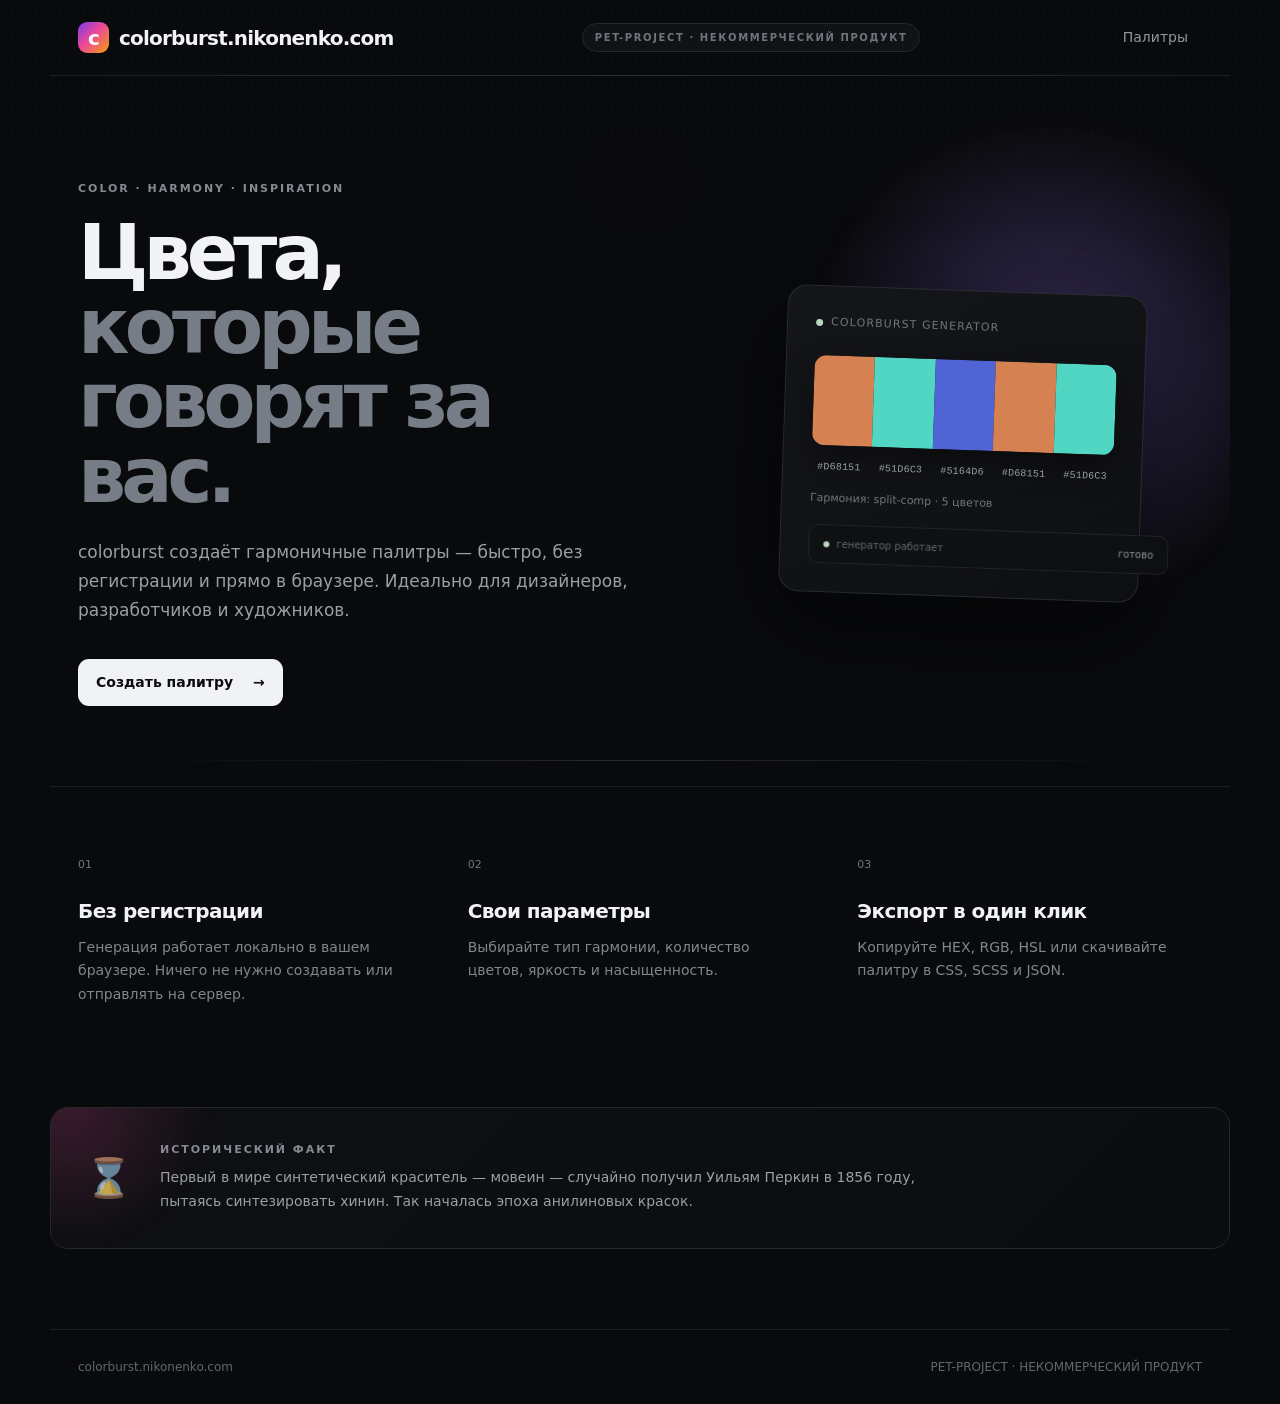
<file: index.html>
<!doctype html>
<html lang="ru">
<head>
  <meta charset="utf-8">
  <meta name="viewport" content="width=device-width, initial-scale=1">
  <meta name="description" content="colorburst — генератор цветовых палитр и гармоний">
  <title>colorburst — генератор цветовых палитр</title>
  <link rel="stylesheet" href="css/style.css">
</head>
<body>
<header class="site-header">
  <a class="logo" href="index.html"><span class="logo-mark">c</span>colorburst.nikonenko.com</a>
  <div class="pet-badge">PET-PROJECT · НЕКОММЕРЧЕСКИЙ ПРОДУКТ</div>
  <nav>
    <a href="palette.html">Палитры</a>
  </nav>
</header>

<main class="hero">
  <div class="hero-glow"></div>
  <div class="hero-content">
    <p class="eyebrow">color · harmony · inspiration</p>
    <h1>Цвета,<br><span>которые говорят за вас.</span></h1>
    <p class="hero-text">colorburst создаёт гармоничные палитры — быстро, без регистрации и прямо в браузере. Идеально для дизайнеров, разработчиков и художников.</p>
    <div class="hero-actions">
      <a class="btn btn-primary" href="palette.html">Создать палитру <span>→</span></a>
    </div>
  </div>
  <div class="hero-card">
    <div class="mini-card">
      <div class="mini-top"><span class="dot green"></span><span>colorburst generator</span></div>
      <div class="palette-strip" id="livePalette">
        <span style="background:#7c3aed"></span>
        <span style="background:#ec4899"></span>
        <span style="background:#f59e0b"></span>
        <span style="background:#10b981"></span>
        <span style="background:#06b6d4"></span>
      </div>
      <div class="hex-row" id="liveHexes">
        <span>#7C3AED</span><span>#EC4899</span><span>#F59E0B</span><span>#10B981</span><span>#06B6D4</span>
      </div>
      <small id="liveMeta">Гармония: analogous · 5 цветов</small>
      <div class="live-status"><span class="live-dot"></span><span>генератор работает</span><b id="liveStatus">создаём палитру…</b></div>
    </div>
  </div>
</main>

<section class="features">
  <article><div class="feature-icon">01</div><h2>Без регистрации</h2><p>Генерация работает локально в вашем браузере. Ничего не нужно создавать или отправлять на сервер.</p></article>
  <article><div class="feature-icon">02</div><h2>Свои параметры</h2><p>Выбирайте тип гармонии, количество цветов, яркость и насыщенность.</p></article>
  <article><div class="feature-icon">03</div><h2>Экспорт в один клик</h2><p>Копируйте HEX, RGB, HSL или скачивайте палитру в CSS, SCSS и JSON.</p></article>
</section>

<section class="history-card">
  <div class="history-icon">⌛</div>
  <div class="history-body">
    <p class="eyebrow">исторический факт</p>
    <p id="historyFact">Первый в мире синтетический краситель — мовеин — случайно получил Уильям Перкин в 1856 году, пытаясь синтезировать хинин. Так началась эпоха анилиновых красок.</p>
  </div>
</section>

<footer><span>colorburst.nikonenko.com</span><span>PET-PROJECT · НЕКОММЕРЧЕСКИЙ ПРОДУКТ</span></footer>
<script src="js/home.js"></script>
</body>
</html>
</file>
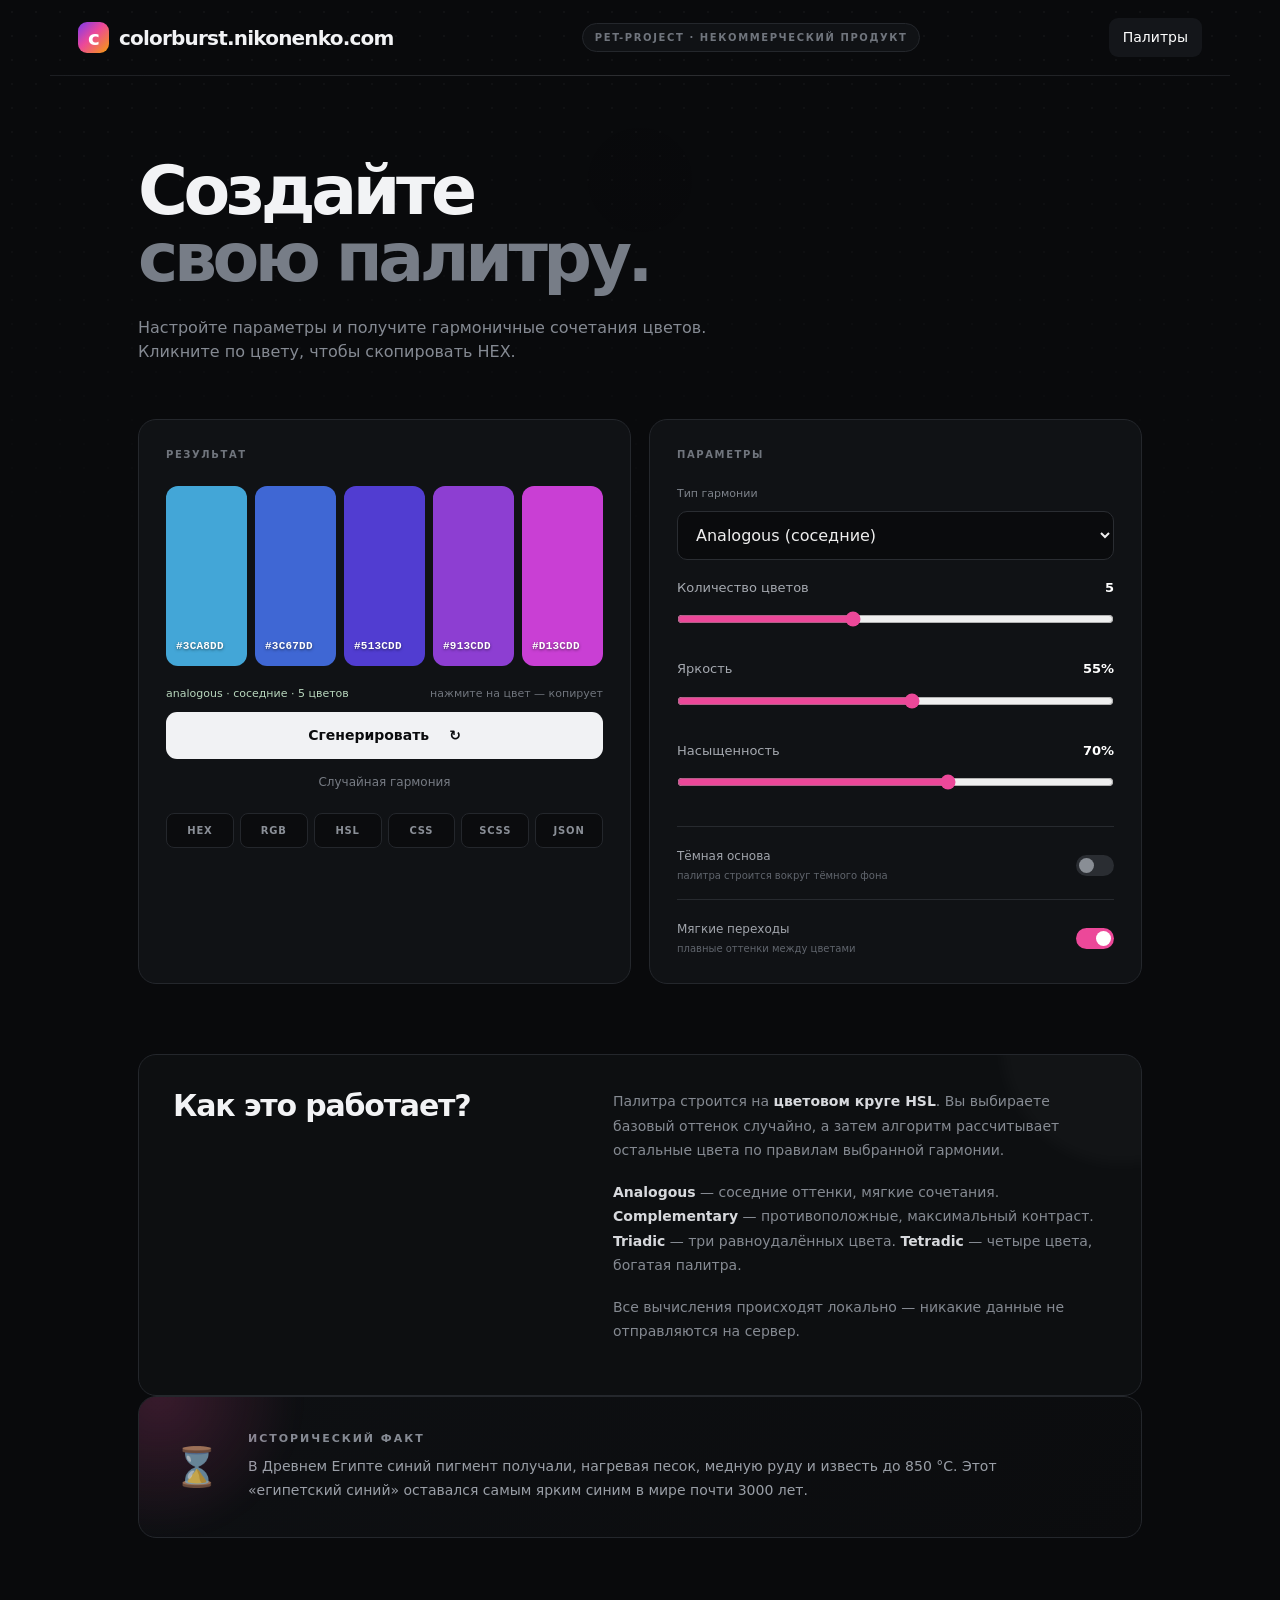
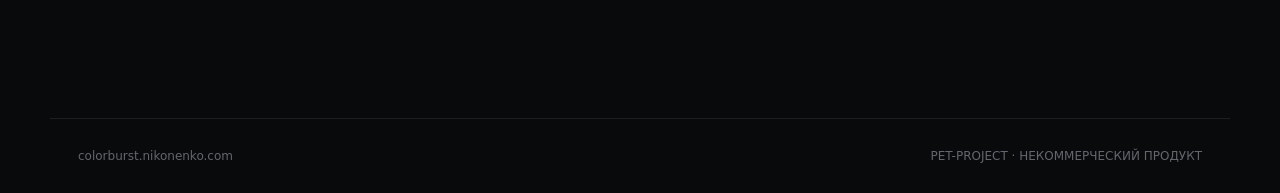
<file: palette.html>
<!doctype html>
<html lang="ru">
<head>
  <meta charset="utf-8">
  <meta name="viewport" content="width=device-width, initial-scale=1">
  <meta name="description" content="Генератор цветовых палитр colorburst">
  <title>Генератор палитр — colorburst</title>
  <link rel="stylesheet" href="css/style.css">
</head>
<body>
<header class="site-header">
  <a class="logo" href="index.html"><span class="logo-mark">c</span>colorburst.nikonenko.com</a>
  <div class="pet-badge">PET-PROJECT · НЕКОММЕРЧЕСКИЙ ПРОДУКТ</div>
  <nav>
    <a href="palette.html" class="active">Палитры</a>
  </nav>
</header>

<main class="tool-page">
  <div class="page-heading">
    <h1>Создайте<br><span>свою палитру.</span></h1>
    <p>Настройте параметры и получите гармоничные сочетания цветов. Кликните по цвету, чтобы скопировать HEX.</p>
  </div>

  <div class="generator-grid">
    <section class="panel">
      <div class="panel-label">результат</div>
      <div class="palette-result" id="paletteResult"></div>
      <div class="result-meta">
        <span id="paletteMeta">analogous · 5 цветов</span>
        <span>нажмите на цвет — копирует</span>
      </div>
      <button class="btn btn-primary full" id="generateBtn">Сгенерировать <span>↻</span></button>
      <button class="ghost-button" id="randomBtn">Случайная гармония</button>
      <div class="export-row">
        <button class="export-btn" data-format="hex">HEX</button>
        <button class="export-btn" data-format="rgb">RGB</button>
        <button class="export-btn" data-format="hsl">HSL</button>
        <button class="export-btn" data-format="css">CSS</button>
        <button class="export-btn" data-format="scss">SCSS</button>
        <button class="export-btn" data-format="json">JSON</button>
      </div>
    </section>

    <section class="panel options">
      <div class="panel-label">параметры</div>

      <label class="field">
        <span>Тип гармонии</span>
        <select id="harmony">
          <option value="analogous">Analogous (соседние)</option>
          <option value="complementary">Complementary (контраст)</option>
          <option value="triadic">Triadic (триада)</option>
          <option value="tetradic">Tetradic (четыре)</option>
          <option value="split">Split-Complementary</option>
          <option value="monochromatic">Monochromatic (один тон)</option>
        </select>
      </label>

      <div class="range-label"><span>Количество цветов</span><strong id="countValue">5</strong></div>
      <input type="range" id="count" min="3" max="8" value="5">

      <div class="range-label"><span>Яркость</span><strong id="lightValue">55%</strong></div>
      <input type="range" id="light" min="20" max="85" value="55">

      <div class="range-label"><span>Насыщенность</span><strong id="satValue">70%</strong></div>
      <input type="range" id="sat" min="20" max="100" value="70">

      <div class="switch-row">
        <div>Тёмная основа<small>палитра строится вокруг тёмного фона</small></div>
        <label><input type="checkbox" id="darkMode"><i></i></label>
      </div>

      <div class="switch-row">
        <div>Мягкие переходы<small>плавные оттенки между цветами</small></div>
        <label><input type="checkbox" id="soft" checked><i></i></label>
      </div>
    </section>
  </div>

  <section class="info-card">
    <h2>Как это работает?</h2>
    <div class="info-copy">
      <p>Палитра строится на <strong>цветовом круге HSL</strong>. Вы выбираете базовый оттенок случайно, а затем алгоритм рассчитывает остальные цвета по правилам выбранной гармонии.</p>
      <p><strong>Analogous</strong> — соседние оттенки, мягкие сочетания. <strong>Complementary</strong> — противоположные, максимальный контраст. <strong>Triadic</strong> — три равноудалённых цвета. <strong>Tetradic</strong> — четыре цвета, богатая палитра.</p>
      <p>Все вычисления происходят локально — никакие данные не отправляются на сервер.</p>
    </div>
  </section>

  <section class="history-card">
    <div class="history-icon">⌛</div>
    <div class="history-body">
      <p class="eyebrow">исторический факт</p>
      <p id="historyFact">В Древнем Египте синий пигмент получали, нагревая песок, медную руду и известь до 850 °C. Этот «египетский синий» оставался самым ярким синим в мире почти 3000 лет.</p>
    </div>
  </section>
</main>

<footer><span>colorburst.nikonenko.com</span><span>PET-PROJECT · НЕКОММЕРЧЕСКИЙ ПРОДУКТ</span></footer>
<script src="js/palette.js"></script>
</body>
</html>
</file>
<file: css/style.css>
*{box-sizing:border-box}html{scroll-behavior:smooth}body{margin:0;background:#090a0c;color:#f2f3f5;font-family:Inter,ui-sans-serif,system-ui,-apple-system,BlinkMacSystemFont,"Segoe UI",sans-serif;line-height:1.5}a{color:inherit;text-decoration:none}button,input,select{font:inherit}

/* ---------- header ---------- */
.site-header{height:76px;max-width:1180px;margin:auto;padding:0 28px;display:flex;align-items:center;justify-content:space-between;gap:20px;border-bottom:1px solid #1c1e22;position:relative}
.site-header:after{content:"";position:absolute;left:0;right:0;bottom:-1px;height:1px;background:linear-gradient(90deg,transparent,#777,transparent);opacity:.18;animation:headerScan 5s ease-in-out infinite}
.logo{font-size:20px;font-weight:750;letter-spacing:-.04em;display:flex;align-items:center;gap:10px;flex-shrink:0}
.logo-mark{width:31px;height:31px;display:grid;place-items:center;border-radius:9px;background:linear-gradient(135deg,#7c3aed,#ec4899 45%,#f59e0b);color:#fff;font-weight:900;transition:transform .35s cubic-bezier(.2,.8,.2,1),box-shadow .35s}
.logo:hover .logo-mark{transform:rotate(-8deg) scale(1.08);box-shadow:0 0 25px #ec489966}
.pet-badge{font-size:10px;letter-spacing:.16em;color:#70757d;text-transform:uppercase;font-weight:700;padding:6px 12px;border:1px solid #24272c;border-radius:99px;background:#101215;white-space:nowrap;animation:badgeGlow 4s ease-in-out infinite}
.site-header nav{display:flex;gap:8px;flex-shrink:0}
.site-header nav a{padding:9px 14px;border-radius:9px;color:#92969e;font-size:14px;transition:color .25s,background .25s}
.site-header nav a:hover,.site-header nav a.active{color:#fff;background:#14161a}

/* ---------- hero ---------- */
.hero{position:relative;max-width:1180px;margin:auto;min-height:600px;padding:105px 28px 80px;display:grid;grid-template-columns:1.1fr .9fr;gap:60px;align-items:center;overflow:hidden}
.hero-glow{position:absolute;width:520px;height:520px;border-radius:50%;background:radial-gradient(circle,#3a2f5c 0,rgba(9,10,12,0) 68%);right:-80px;top:30px;pointer-events:none;animation:glowFloat 8s ease-in-out infinite}
.eyebrow{margin:0 0 18px;color:#858a93;font-size:11px;text-transform:uppercase;letter-spacing:.18em;font-weight:700}
.hero h1,.page-heading h1{font-size:clamp(46px,6vw,76px);line-height:.98;letter-spacing:-.065em;margin:0 0 25px;font-weight:800}
.hero h1 span,.page-heading h1 span{color:#777d87}
.hero-text{max-width:600px;color:#9a9fa7;font-size:17px;line-height:1.7}
.hero-actions{display:flex;gap:12px;margin-top:34px;flex-wrap:wrap}
.hero-content{animation:fadeUp .8s cubic-bezier(.2,.8,.2,1) both}
.hero-card{animation:heroCardIn 1s .12s cubic-bezier(.2,.8,.2,1) both;display:flex;flex-direction:column;align-items:center;min-height:360px;justify-content:center}

/* ---------- buttons ---------- */
.btn{display:inline-flex;justify-content:center;align-items:center;gap:20px;border:0;border-radius:11px;padding:13px 18px;cursor:pointer;font-weight:700;font-size:14px;transition:transform .25s,background .25s,box-shadow .25s}
.btn-primary{background:#f1f2f4;color:#0b0c0e}
.btn-primary:hover{background:#fff;transform:translateY(-1px);box-shadow:0 10px 35px #fff1}
.btn-secondary{border:1px solid #2b2e34;color:#e7e8eb}
.btn-secondary:hover{background:#15171b;transform:translateY(-2px);border-color:#50545c}
.full{width:100%}
.ghost-button{width:100%;border:0;background:transparent;color:#777c84;padding:14px 0 0;cursor:pointer;font-size:12px;transition:color .2s,transform .2s}
.ghost-button:hover{color:#fff;transform:translateY(-1px)}

/* ---------- mini-card (hero) ---------- */
.mini-card{width:360px;padding:28px;border:1px solid #282b30;background:linear-gradient(145deg,#14161a,#0e0f11);border-radius:20px;box-shadow:0 30px 90px #0008;transform:rotate(2deg);transition:transform .4s,box-shadow .4s;animation:cardFloat 5s ease-in-out infinite;position:relative;z-index:2}
.mini-card:hover{transform:rotate(0deg) translateY(-7px);box-shadow:0 40px 110px #000b}
.mini-top{font-size:11px;color:#70757d;text-transform:uppercase;letter-spacing:.1em;display:flex;gap:8px;align-items:center}
.dot{width:7px;height:7px;border-radius:50%}
.green{background:#b8d7bd}
.palette-strip{display:flex;height:90px;border-radius:12px;overflow:hidden;margin:24px 0 14px;box-shadow:0 12px 30px #0006}
.palette-strip span{flex:1;transition:transform .3s}
.palette-strip span:hover{transform:scaleY(1.08)}
.hex-row{display:flex;gap:6px;font-family:ui-monospace,SFMono-Regular,Menlo,monospace;font-size:10px;color:#9a9fa7}
.hex-row span{flex:1;text-align:center;letter-spacing:.02em}
.mini-card small{display:block;color:#71767e;margin-top:16px;font-size:11px}
.live-status{width:360px;margin-top:18px;padding:11px 14px;border:1px solid #202328;border-radius:10px;background:#0d0f11cc;backdrop-filter:blur(10px);font-size:10px;color:#626870;display:grid;grid-template-columns:auto auto 1fr;align-items:center;gap:7px;animation:statusPulse 3s ease-in-out infinite}
.live-status b{justify-self:end;color:#8d929a;font-weight:500}
.live-dot{width:6px;height:6px;border-radius:50%;background:#b8d7bd;box-shadow:0 0 0 0 #b8d7bd66;animation:livePulse 1.8s infinite}
.live-changing{animation:liveChange .22s ease-out}

/* ---------- features ---------- */
.features{max-width:1180px;margin:auto;padding:70px 28px 100px;border-top:1px solid #1c1e22;display:grid;grid-template-columns:repeat(3,1fr);gap:45px}
.features article{opacity:0;animation:fadeUp .7s both;transition:transform .3s}
.features article:nth-child(2){animation-delay:.1s}
.features article:nth-child(3){animation-delay:.2s}
.features article:hover{transform:translateY(-5px)}
.feature-icon{font-size:11px;color:#71767e;margin-bottom:22px;transition:transform .3s,color .3s}
.features article:hover .feature-icon{transform:translateX(7px);color:#d8dbe0}
.features h2{font-size:20px;margin:0 0 10px;letter-spacing:-.03em}
.features p{color:#81868e;font-size:14px;line-height:1.7;margin:0;max-width:330px}

/* ---------- history card ---------- */
.history-card{max-width:1180px;margin:0 auto 80px;padding:34px;border:1px solid #24272c;border-radius:18px;background:linear-gradient(135deg,#0e1013,#0b0c0e);display:grid;grid-template-columns:auto 1fr;gap:28px;align-items:center;position:relative;overflow:hidden;transition:border-color .3s}
.history-card:before{content:"";position:absolute;width:280px;height:280px;left:-120px;top:-140px;border-radius:50%;background:radial-gradient(circle,#ec489933,transparent 70%);filter:blur(10px);pointer-events:none}
.history-card:hover{border-color:#343840}
.history-icon{font-size:38px;line-height:1;filter:grayscale(.3);opacity:.8}
.history-body .eyebrow{margin-bottom:8px}
.history-body p:last-child{color:#9a9fa7;font-size:14px;line-height:1.7;margin:0;max-width:820px}

/* ---------- tool page ---------- */
.tool-page{max-width:1060px;margin:auto;padding:82px 28px 100px;animation:pageIn .65s cubic-bezier(.2,.8,.2,1) both}
.page-heading{max-width:760px;margin-bottom:55px;animation:fadeUp .7s both}
.page-heading h1{font-size:clamp(44px,6vw,68px)}
.page-heading>p:last-child{color:#858a93;max-width:620px}
.generator-grid{display:grid;grid-template-columns:1fr 1fr;gap:18px}
.panel{border:1px solid #24272c;background:#101215;border-radius:18px;padding:27px;transition:border-color .3s,transform .3s,box-shadow .3s}
.panel:hover{border-color:#343840;box-shadow:0 18px 55px #0005}
.panel-label{font-size:10px;text-transform:uppercase;letter-spacing:.16em;color:#70757d;font-weight:750;margin-bottom:24px}

/* ---------- palette result ---------- */
.palette-result{display:grid;grid-template-columns:repeat(5,1fr);gap:8px;min-height:180px;margin-bottom:20px}
.palette-result .swatch{position:relative;border-radius:12px;cursor:pointer;overflow:hidden;transition:transform .3s,box-shadow .3s;display:flex;flex-direction:column;justify-content:flex-end;padding:12px 10px;min-height:180px}
.palette-result .swatch:hover{transform:translateY(-5px) scale(1.02);box-shadow:0 18px 40px #0008;z-index:2}
.palette-result .swatch .hex{font-family:ui-monospace,monospace;font-size:11px;font-weight:600;letter-spacing:.02em;text-shadow:0 1px 3px #0008}
.palette-result .swatch .lock{position:absolute;top:8px;right:8px;font-size:12px;opacity:0;transition:opacity .25s}
.palette-result .swatch:hover .lock{opacity:.85}
.palette-result .swatch.copied:after{content:"скопировано";position:absolute;inset:0;display:grid;place-items:center;background:#000000cc;color:#fff;font-size:12px;font-weight:700;letter-spacing:.1em;text-transform:uppercase;animation:copyFlash .8s ease-out}
.result-meta{display:flex;justify-content:space-between;color:#70757d;font-size:11px;margin:20px 0 9px}
.result-meta span:first-child{color:#b8d7bd}

/* ---------- export row ---------- */
.export-row{display:grid;grid-template-columns:repeat(6,1fr);gap:6px;margin-top:20px}
.export-btn{background:#0b0c0e;border:1px solid #24272c;color:#8a8f97;border-radius:8px;padding:9px 4px;font-size:10px;font-weight:700;letter-spacing:.08em;cursor:pointer;transition:all .25s}
.export-btn:hover{border-color:#565b64;color:#fff;background:#111318;transform:translateY(-1px)}
.export-btn.ok{border-color:#b8d7bd;color:#b8d7bd}

/* ---------- options panel ---------- */
.field{display:block;margin-bottom:18px}
.field span{display:block;font-size:11px;color:#7d828a;margin-bottom:8px}
.field input,.field select{width:100%;background:#0a0b0d;border:1px solid #2a2d32;color:#eee;border-radius:10px;padding:13px 14px;outline:0;transition:border-color .25s,box-shadow .25s,transform .2s}
.field input:focus,.field select:focus{border-color:#555a62;box-shadow:0 0 0 3px #fff08;transform:translateY(-1px)}
.range-label{display:flex;justify-content:space-between;color:#a5a9b0;font-size:13px;margin-top:12px}
.range-label strong{color:#fff}
input[type=range]{width:100%;margin:14px 0 20px;accent-color:#ec4899}
.switch-row{border-top:1px solid #272a2f;padding-top:20px;margin-top:16px;display:flex;align-items:center;justify-content:space-between;color:#a1a5ac;font-size:12px}
.switch-row small{display:block;color:#60656d;margin-top:3px}
.switch-row>label{display:inline-flex}
.switch-row input{display:none}
.switch-row i{display:block;width:38px;height:21px;border-radius:20px;background:#2a2d32;position:relative;cursor:pointer;transition:background .25s}
.switch-row i:after{content:"";width:15px;height:15px;position:absolute;left:3px;top:3px;background:#898e95;border-radius:50%;transition:.2s}
.switch-row input:checked+i{background:#ec4899}
.switch-row input:checked+i:after{left:20px;background:#fff}

/* ---------- info card ---------- */
.info-card{margin-top:70px;padding:34px;border:1px solid #24272c;border-radius:18px;background:#0d0f11;display:grid;grid-template-columns:1fr 1.3fr;gap:60px;position:relative;overflow:hidden;transition:border-color .3s}
.info-card:after{content:"";position:absolute;width:240px;height:240px;right:-100px;top:-130px;border-radius:50%;background:#fff;opacity:.025;filter:blur(8px);transition:transform .7s}
.info-card:hover{border-color:#343840}
.info-card:hover:after{transform:scale(1.5)}
.info-card h2{font-size:30px;line-height:1.1;letter-spacing:-.04em;margin:0}
.info-copy{color:#858a92;font-size:14px;line-height:1.75}
.info-copy p{margin:0 0 17px}
.info-copy strong{color:#d7d9dd}

/* ---------- 404 page ---------- */
.notfound{position:relative;max-width:1180px;margin:auto;min-height:calc(100vh - 200px);padding:90px 28px 100px;display:grid;grid-template-columns:1.1fr .9fr;gap:60px;align-items:center;overflow:hidden}
.notfound-glow{position:absolute;width:520px;height:520px;border-radius:50%;background:radial-gradient(circle,#5c2f3a 0,rgba(9,10,12,0) 68%);right:-100px;top:20px;pointer-events:none;animation:glowFloat 8s ease-in-out infinite}
.notfound-content{animation:fadeUp .8s cubic-bezier(.2,.8,.2,1) both}
.notfound h1{font-size:clamp(46px,6vw,76px);line-height:.98;letter-spacing:-.065em;margin:0 0 25px;font-weight:800}
.notfound h1 span{color:#777d87}

/* ---------- 404 floating digits ---------- */
.notfound-digits{
  display:flex;
  justify-content:center;
  align-items:center;
  gap:14px;
  user-select:none;
  pointer-events:none;
  animation:heroCardIn 1s .12s cubic-bezier(.2,.8,.2,1) both;
}
.notfound-digits .digit{
  font-size:clamp(140px,18vw,220px);
  font-weight:900;
  line-height:.9;
  letter-spacing:-.06em;
  font-family:Inter,ui-sans-serif,system-ui,-apple-system,"Segoe UI",sans-serif;
  display:inline-block;
  will-change:transform,color,text-shadow;
}
.notfound-digits .d1{
  color:#7c3aed;
  animation:floatDigit 5s ease-in-out infinite, hueShift 12s linear infinite;
}
.notfound-digits .d2{
  color:#ec4899;
  animation:floatDigit 5s ease-in-out infinite, hueShift 12s linear infinite;
  animation-delay:-1.6s,-1.6s;
}
.notfound-digits .d3{
  color:#f59e0b;
  animation:floatDigit 5s ease-in-out infinite, hueShift 12s linear infinite;
  animation-delay:-3.2s,-3.2s;
}

/* ---------- footer ---------- */
footer{max-width:1180px;margin:auto;padding:28px;border-top:1px solid #1c1e22;color:#62666d;font-size:12px;display:flex;justify-content:space-between;flex-wrap:wrap;gap:10px}

/* ---------- background ---------- */
body{overflow-x:hidden}
body:before{content:"";position:fixed;inset:0;pointer-events:none;opacity:.035;background-image:radial-gradient(#fff 1px,transparent 1px);background-size:24px 24px;mask-image:linear-gradient(to bottom,black,transparent 75%);z-index:-1}
body:after{content:"";position:fixed;width:420px;height:420px;left:var(--mx,50%);top:var(--my,20%);transform:translate(-50%,-50%);border-radius:50%;background:radial-gradient(circle,#ec48990f,transparent 68%);pointer-events:none;z-index:-1;opacity:.045;transition:left .5s ease-out,top .5s ease-out}
.hero:after{content:"";position:absolute;left:5%;right:5%;bottom:25px;height:1px;background:linear-gradient(90deg,transparent,#fff2,transparent);transform-origin:center;animation:scanLine 4s ease-in-out infinite}

/* ---------- animations ---------- */
@keyframes fadeUp{from{opacity:0;transform:translateY(18px)}to{opacity:1;transform:none}}
@keyframes pageIn{from{opacity:0;transform:translateY(10px)}to{opacity:1;transform:none}}
@keyframes heroCardIn{from{opacity:0;transform:translate(25px,10px) scale(.96)}to{opacity:1;transform:none}}
@keyframes glowFloat{0%,100%{transform:translate3d(0,0,0) scale(1)}50%{transform:translate3d(-30px,25px,0) scale(1.08)}}
@keyframes cardFloat{0%,100%{transform:rotate(2deg) translateY(0)}50%{transform:rotate(1deg) translateY(-8px)}}
@keyframes headerScan{0%,100%{opacity:0;transform:scaleX(.2)}50%{opacity:.25;transform:scaleX(1)}}
@keyframes statusPulse{0%,100%{border-color:#202328}50%{border-color:#34383f}}
@keyframes livePulse{0%{box-shadow:0 0 0 0 #b8d7bd55}70%{box-shadow:0 0 0 9px transparent}100%{box-shadow:0 0 0 0 transparent}}
@keyframes liveChange{0%{opacity:.35;transform:translateY(3px);filter:blur(2px)}100%{opacity:1;transform:none;filter:none}}
@keyframes scanLine{0%,100%{transform:scaleX(.1);opacity:0}20%,80%{transform:scaleX(1);opacity:.35}}
@keyframes copyFlash{0%{opacity:0}30%{opacity:1}100%{opacity:0}}
@keyframes badgeGlow{0%,100%{border-color:#24272c}50%{border-color:#ec489944}}
@keyframes swatchIn{from{opacity:0;transform:translateY(8px) scale(.96)}to{opacity:1;transform:none}}
@keyframes floatDigit{0%,100%{transform:translateY(0) rotate(0deg)}50%{transform:translateY(-28px) rotate(-2deg)}}
@keyframes hueShift{
  0%{color:#7c3aed;text-shadow:0 0 40px #7c3aed44}
  25%{color:#ec4899;text-shadow:0 0 40px #ec489944}
  50%{color:#f59e0b;text-shadow:0 0 40px #f59e0b44}
  75%{color:#10b981;text-shadow:0 0 40px #10b98144}
  100%{color:#7c3aed;text-shadow:0 0 40px #7c3aed44}
}

/* ---------- responsive ---------- */
@media(max-width:880px){.pet-badge{display:none}}
@media(max-width:760px){
  .site-header{padding:0 18px}
  .site-header nav a{padding:8px}
  .hero{grid-template-columns:1fr;padding:75px 20px 60px}
  .hero-card{display:none}
  .features,.generator-grid,.info-card{grid-template-columns:1fr}
  .features{padding:55px 20px 70px}
  .tool-page{padding:60px 20px 70px}
  .info-card{gap:30px}
  .history-card{grid-template-columns:1fr;padding:26px;margin:0 20px 60px}
  .history-icon{font-size:30px}
  footer{padding:25px 20px}
  .hero h1,.page-heading h1{font-size:48px}
  .export-row{grid-template-columns:repeat(3,1fr)}
  .notfound{grid-template-columns:1fr;padding:60px 20px 70px;min-height:auto;gap:40px}
  .notfound h1{font-size:48px}
  .notfound-digits{gap:8px;margin-top:10px}
  .notfound-digits .digit{font-size:clamp(90px,22vw,140px)}
}
@media(max-width:430px){
  .site-header nav a{font-size:12px;padding:7px}
  .logo{font-size:18px}
  .palette-result{grid-template-columns:repeat(3,1fr)}
  .palette-result .swatch{min-height:120px}
  .notfound-digits .digit{font-size:100px}
}

@media(prefers-reduced-motion:reduce){*,*:before,*:after{animation-duration:.01ms!important;animation-iteration-count:1!important;scroll-behavior:auto!important;transition-duration:.01ms!important}body:after{display:none}}
</file>
